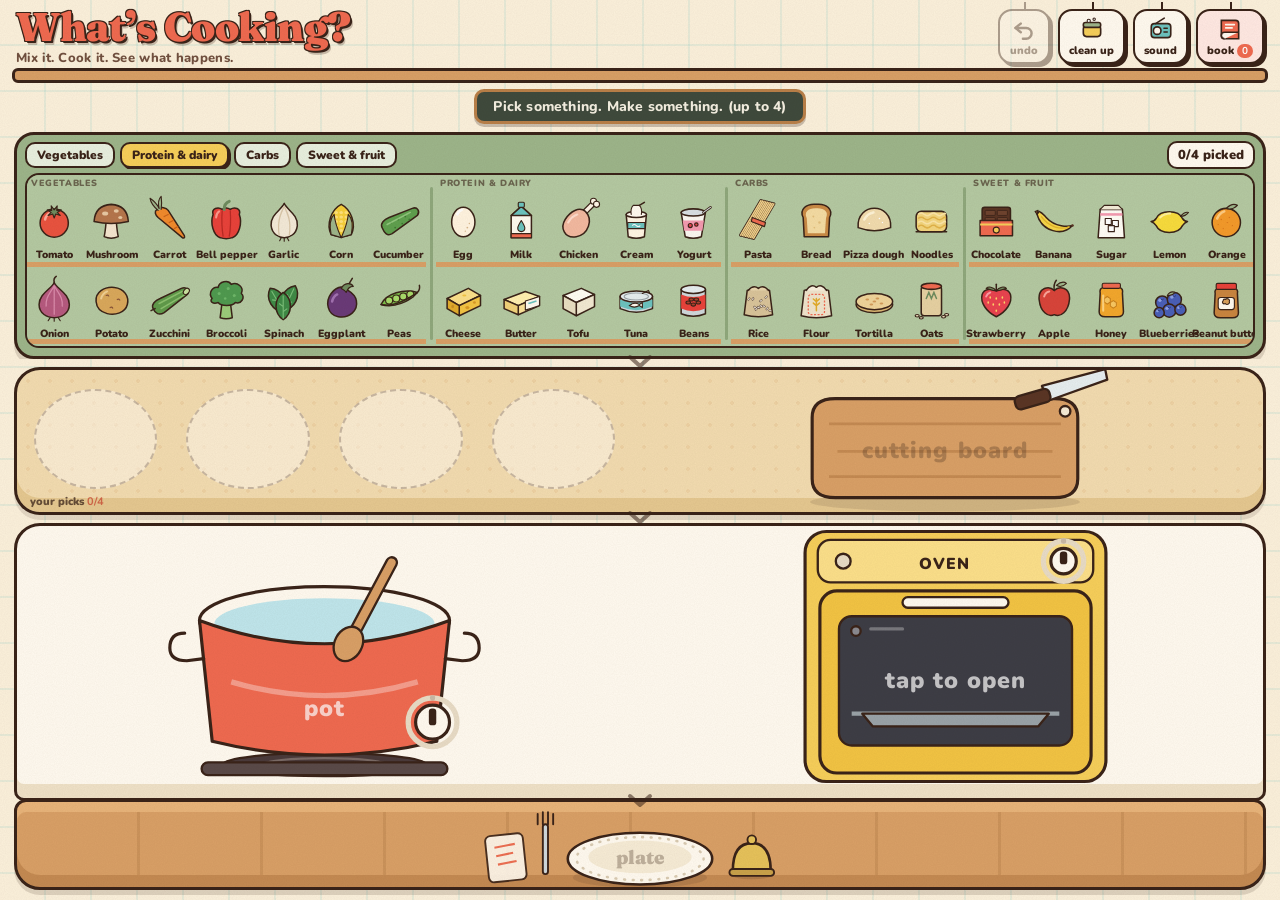
<file: index.html>
<!DOCTYPE html>
<html lang="en">
<head>
  <meta charset="utf-8">
  <meta name="viewport" content="width=device-width, initial-scale=1, viewport-fit=cover, user-scalable=no">
  <meta name="theme-color" content="#fbf1dc">
  <title>What's Cooking? V2.1 — Mix it. Cook it. See what happens.</title>
  <meta name="description" content="An interactive cooking experiment about choices and consequences.">
  <link rel="preconnect" href="https://fonts.googleapis.com">
  <link rel="preconnect" href="https://fonts.gstatic.com" crossorigin>
  <link href="https://fonts.googleapis.com/css2?family=Fraunces:opsz,wght@9..144,700;9..144,900&family=Nunito:wght@600;800;900&display=swap" rel="stylesheet">
  <link rel="icon" href="data:image/svg+xml,%3Csvg xmlns=%22http://www.w3.org/2000/svg%22 viewBox=%220 0 100 100%22%3E%3Cellipse cx=%2250%22 cy=%2258%22 rx=%2240%22 ry=%2228%22 fill=%22%23fffaf0%22 stroke=%22%233a2318%22 stroke-width=%226%22/%3E%3Ccircle cx=%2250%22 cy=%2256%22 r=%2214%22 fill=%22%23f7a823%22 stroke=%22%233a2318%22 stroke-width=%225%22/%3E%3C/svg%3E">
  <link rel="stylesheet" href="css/style.css">
</head>
<body>
  <div id="app">
    <header class="topbar">
      <div class="brand">
        <h1>What’s Cooking?</h1>
        <p class="tagline">Mix it. Cook it. See what happens.</p>
      </div>
      <nav class="tools-bar" aria-label="Kitchen tools">
        <button id="btn-undo" class="hang" aria-label="Undo last action" title="Undo">
          <svg viewBox="0 0 48 48" aria-hidden="true"><path d="M18 14 L8 22 L18 30" fill="none" stroke="currentColor" stroke-width="4.5" stroke-linecap="round" stroke-linejoin="round"/><path d="M9 22 H28 a10 10 0 0 1 0 20 H22" fill="none" stroke="currentColor" stroke-width="4.5" stroke-linecap="round"/></svg>
          <span>undo</span>
        </button>
        <button id="btn-restart" class="hang" aria-label="Clean up and restart" title="Clean up">
          <svg viewBox="0 0 48 48" aria-hidden="true"><rect x="8" y="18" width="32" height="20" rx="6" fill="#f6cf5a" stroke="#3a2318" stroke-width="3"/><rect x="8" y="12" width="32" height="9" rx="4" fill="#9db58a" stroke="#3a2318" stroke-width="3"/><circle cx="18" cy="9" r="3" fill="#fff" stroke="#3a2318" stroke-width="2"/><circle cx="28" cy="6" r="2.2" fill="#fff" stroke="#3a2318" stroke-width="2"/></svg>
          <span>clean up</span>
        </button>
        <button id="btn-sound" class="hang" aria-label="Sound on" aria-pressed="true" title="Sound">
          <svg viewBox="0 0 48 48" aria-hidden="true"><rect x="6" y="14" width="36" height="26" rx="6" fill="#6cc3bf" stroke="#3a2318" stroke-width="3"/><circle cx="17" cy="27" r="7" fill="#fffaf0" stroke="#3a2318" stroke-width="3"/><rect x="28" y="21" width="9" height="3" rx="1.5" fill="#3a2318"/><rect x="28" y="28" width="9" height="3" rx="1.5" fill="#3a2318"/><path d="M14 14 L30 4" stroke="#3a2318" stroke-width="3" stroke-linecap="round"/><path class="mute-x" d="M4 6 L44 44" stroke="#ef6a50" stroke-width="5" stroke-linecap="round"/></svg>
          <span>sound</span>
        </button>
        <button id="btn-book" class="hang book" aria-label="Open the recipe book" title="Recipe book">
          <svg viewBox="0 0 48 48" aria-hidden="true"><path d="M8 8 h26 a6 6 0 0 1 6 6 v28 h-26 a6 6 0 0 1 -6 -6Z" fill="#ef6a50" stroke="#3a2318" stroke-width="3"/><path d="M14 42 a6 6 0 0 1 0 -12 h26" fill="#fffaf0" stroke="#3a2318" stroke-width="3"/><path d="M16 16 h16 M16 22 h12" stroke="#fffaf0" stroke-width="3" stroke-linecap="round"/></svg>
          <span>book <b id="book-count">0</b></span>
        </button>
      </nav>
    </header>

    <main id="kitchen" aria-label="Kitchen">
      <div class="deco deco-counter" aria-hidden="true"></div>
      <div class="deco deco-stove" aria-hidden="true"></div>
      <div class="deco deco-serve" aria-hidden="true"></div>
      <div class="deco flow flow-1" aria-hidden="true"></div>
      <div class="deco flow flow-2" aria-hidden="true"></div>
      <div class="deco flow flow-3" aria-hidden="true"></div>

      <section id="st-cabinet" class="cabinet" data-drop="pantry" aria-label="Ingredient cabinet — tap to pick or put back, up to four"><div class="art"></div></section>

      <section id="st-counter" class="station counter" data-drop="counter" aria-label="Your picks (up to 4)"><div class="art"></div></section>
      <section id="st-board" class="station" data-drop="board" aria-label="Cutting board — tap or swipe to chop"><div class="art"></div></section>

      <section id="st-pot" class="station vessel" data-drop="pot" data-stir="pot" aria-label="Pot on the stove — stir in circles, turn the knob to cook"><div class="art"></div></section>
      <section id="st-oven" class="station vessel" data-drop="oven" data-stir="oven" aria-label="Oven — tap the door to open or close, turn the dial to bake"><div class="art"></div></section>

      <section id="st-serve" class="station serve" data-drop="serve" aria-label="Serving area — move the cooked food onto the plate"><div class="art"></div></section>

      <div id="hint" class="hint" aria-live="polite">Pick something. Make something.</div>
      <div id="note" class="recipe-note" hidden></div>
    </main>

    <div id="toast" class="toast" role="status" aria-live="polite"></div>

    <section id="result" class="overlay" hidden aria-modal="true" role="dialog" aria-labelledby="res-name">
      <div class="result-card">
        <div class="res-badge" id="res-badge"></div>
        <div class="res-stage" id="res-stage"></div>
        <h2 id="res-name"></h2>
        <p class="res-desc" id="res-desc"></p>
        <p class="res-why" id="res-why"></p>
        <div class="res-facts" id="res-facts"></div>
        <div class="res-actions">
          <button id="res-save" class="btn">Save discovery</button>
          <button id="res-again" class="btn primary">Cook again</button>
          <button id="res-recreate" class="btn">Recreate recipe</button>
        </div>
      </div>
    </section>

    <section id="book" class="overlay" hidden aria-modal="true" role="dialog" aria-labelledby="book-title">
      <div class="book-card">
        <header class="book-head">
          <h2 id="book-title">Recipe Book</h2>
          <p id="book-progress"></p>
          <button class="close" id="book-close" aria-label="Close the book">×</button>
        </header>
        <div class="book-body" id="book-body"></div>
      </div>
    </section>
  </div>

  <div id="ghost" class="ghost" aria-hidden="true"></div>

  <script src="js/core/util.js"></script>
  <script src="js/data/ingredients.js"></script>
  <script src="js/data/methods.js"></script>
  <script src="js/data/recipes.js"></script>
  <script src="js/engine/engine.js"></script>
  <script src="js/engine/state.js"></script>
  <script src="js/services/storage.js"></script>
  <script src="js/services/audio.js"></script>
  <script src="js/ui/ingredient-art.js"></script>
  <script src="js/ui/dish-art.js"></script>
  <script src="js/ui/render.js"></script>
  <script src="js/ui/fx.js"></script>
  <script src="js/ui/book.js"></script>
  <script src="js/ui/result.js"></script>
  <script src="js/ui/input.js"></script>
  <script src="js/main.js"></script>
</body>
</html>
</file>
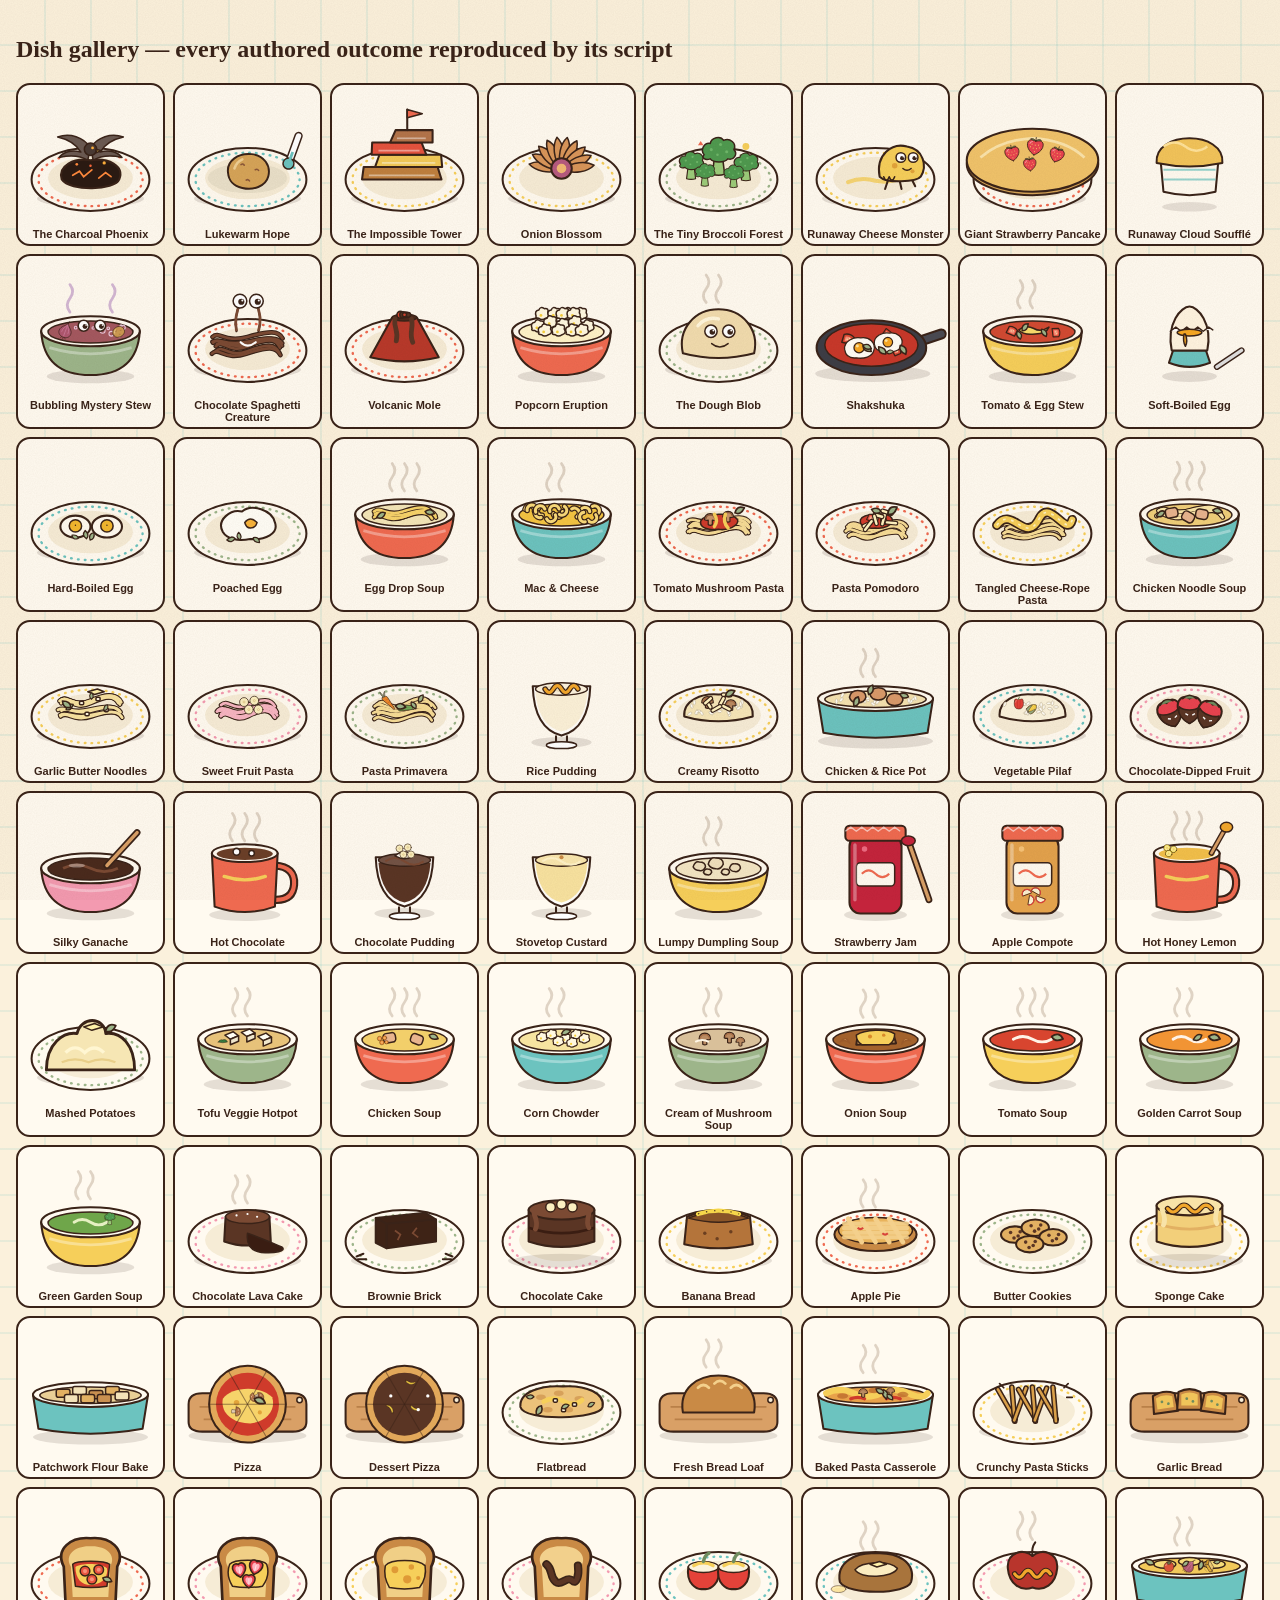
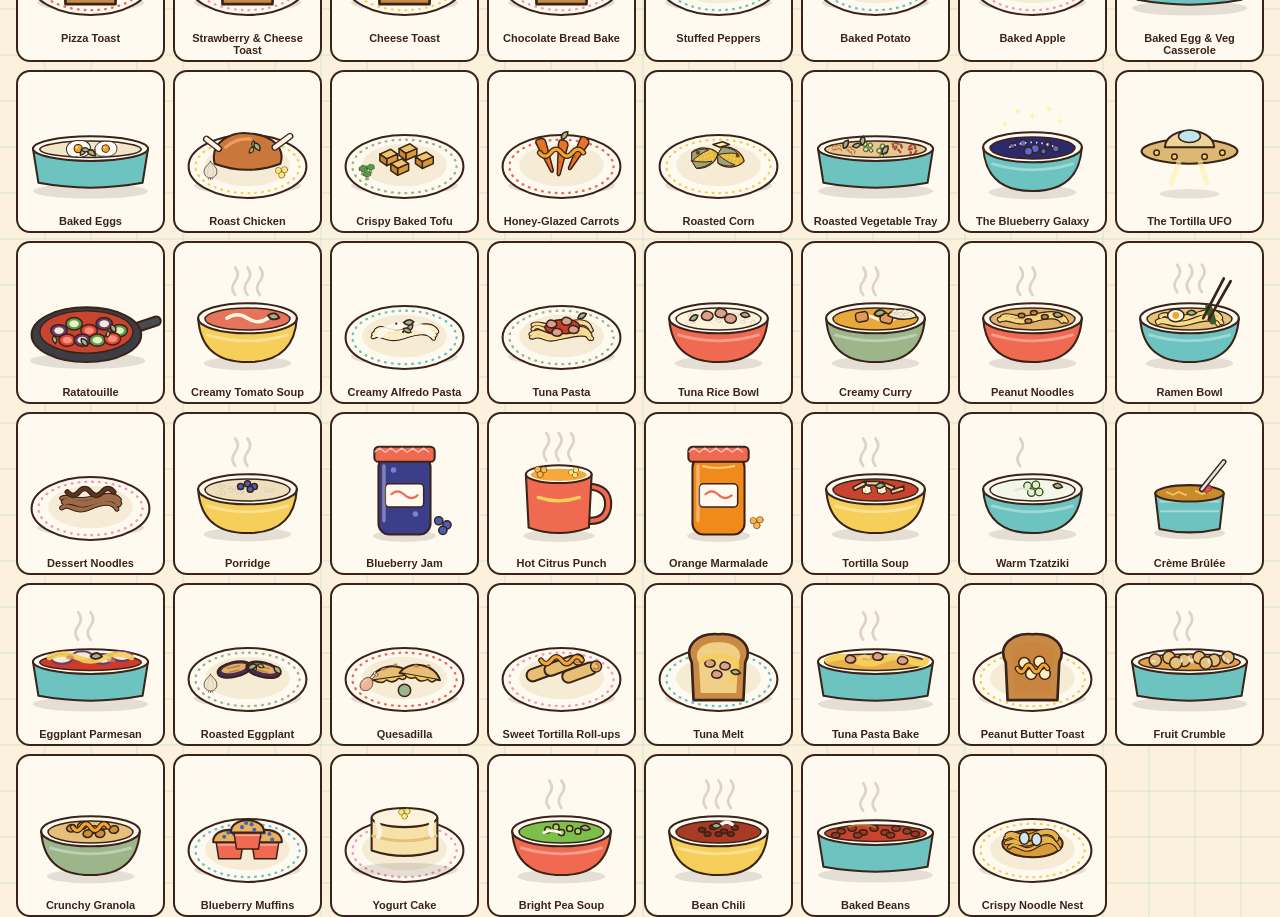
<file: tests/gallery.html>
<!DOCTYPE html>
<html><head><meta charset="utf-8"><title>What's Cooking? — dish gallery (dev)</title>
<link rel="stylesheet" href="../css/style.css">
<style>body{overflow:auto;padding:16px} .g{display:grid;grid-template-columns:repeat(8,1fr);gap:8px} .c{border:2px solid #3a2318;border-radius:14px;background:#fffaf0;padding:4px;text-align:center;font:800 11px sans-serif} .c svg{width:100%;height:auto} .bad{background:#ffd9d1}</style></head>
<body><h2 style="font-family:Georgia">Dish gallery — every authored outcome reproduced by its script</h2><div class="g" id="g"></div>
<script src="../js/core/util.js"></script><script src="../js/data/ingredients.js"></script><script src="../js/data/methods.js"></script>
<script src="../js/data/recipes.js"></script><script src="../js/engine/engine.js"></script><script src="../js/engine/state.js"></script>
<script src="../js/ui/ingredient-art.js"></script><script src="../js/ui/dish-art.js"></script><script src="solutions.js"></script>
<script>
const out=[]; let html='';
for (const id of Object.keys(WC.OUTCOMES)) {
  const r = WC_TEST.run(WC, WC_TEST.SOL[id]);
  const f = WC.State.st.served && WC.State.st.served.facts;
  const ok = r.outcome === id;
  out.push({id, got:r.outcome, ok});
  html += `<div class="c ${ok?'':'bad'}" data-id="${id}">${f?WC.dishSVG(r.outcome,f,'still'):''}<div>${WC.OUTCOMES[id].name}</div></div>`;
}
document.getElementById('g').innerHTML = html;
window.GALLERY = out;
</script></body></html>
</file>
<file: css/style.css>
/* WHAT'S COOKING? V1 — illustrated kitchen styles */
:root {
  --cream: #fbf1dc; --cream2: #f4e3c3; --paper: #fffaf0;
  --coral: #ef6a50; --coral-dk: #c9452f; --butter: #f6cf5a; --sage: #9db58a; --sage-dk: #6f8c5e;
  --turq: #6cc3bf; --turq-dk: #3f9a96; --choco: #5a3524; --ink: #3a2318; --pink: #f39ab0;
  --display: 'Fraunces', 'Cooper Black', 'Georgia', serif;
  --ui: 'Nunito', ui-rounded, 'SF Pro Rounded', 'Segoe UI', system-ui, sans-serif;
  --r: 22px;
}
* { box-sizing: border-box; }
html, body { margin: 0; height: 100%; }
body {
  font-family: var(--ui); color: var(--ink); background: var(--cream);
  -webkit-user-select: none; user-select: none; -webkit-tap-highlight-color: transparent;
  overflow: hidden; overscroll-behavior: none;
  background-image:
    linear-gradient(rgba(108, 195, 191, .14) 2px, transparent 2px),
    linear-gradient(90deg, rgba(108, 195, 191, .14) 2px, transparent 2px);
  background-size: 46px 46px; background-position: -2px -2px;
}
body::after { /* soft paper grain */
  content: ''; position: fixed; inset: 0; pointer-events: none; z-index: 200; opacity: .22; mix-blend-mode: multiply;
  background-image: url("data:image/svg+xml,%3Csvg xmlns='http://www.w3.org/2000/svg' width='160' height='160'%3E%3Cfilter id='n'%3E%3CfeTurbulence type='fractalNoise' baseFrequency='.9' numOctaves='2' stitchTiles='stitch'/%3E%3CfeColorMatrix values='0 0 0 0 .23 0 0 0 0 .14 0 0 0 0 .09 0 0 0 .35 0'/%3E%3C/filter%3E%3Crect width='160' height='160' filter='url(%23n)'/%3E%3C/svg%3E");
}
button { font-family: inherit; color: inherit; }

#app { height: 100vh; height: 100dvh; display: grid; grid-template-rows: auto 1fr; max-width: 1500px; margin: 0 auto; }

/* ---------- top shelf ---------- */
.topbar {
  display: flex; align-items: center; justify-content: space-between; gap: 10px;
  padding: max(8px, env(safe-area-inset-top)) 16px 6px; position: relative;
}
.topbar::after { content: ''; position: absolute; left: 12px; right: 12px; bottom: 0; height: 9px; border: 3px solid var(--ink); border-radius: 6px; background: #d9a066; }
.brand { padding-bottom: 10px; }
.brand h1 {
  font-family: var(--display); font-weight: 900; margin: 0; line-height: .95; letter-spacing: -.5px;
  font-size: clamp(24px, 3.4vw, 40px); color: var(--coral);
  text-shadow: 2px 2px 0 var(--ink), -1px -1px 0 var(--ink), 1px -1px 0 var(--ink), -1px 1px 0 var(--ink), 3px 4px 0 rgba(58, 35, 24, .25);
}
.tagline { margin: 3px 0 0; font-weight: 800; font-size: 13px; letter-spacing: .3px; color: var(--choco); opacity: .85; }
.tools-bar { display: flex; gap: 8px; padding-bottom: 12px; }
.hang {
  display: flex; flex-direction: column; align-items: center; gap: 1px; cursor: pointer;
  background: var(--paper); border: 2.5px solid var(--ink); border-radius: 14px; padding: 5px 9px 4px; min-width: 52px;
  box-shadow: 3px 3px 0 var(--ink); transition: transform .12s, box-shadow .12s; position: relative;
}
.hang::before { content: ''; position: absolute; top: -9px; left: 50%; width: 2px; height: 8px; background: var(--ink); }
.hang svg { width: 26px; height: 26px; color: var(--ink); }
.hang span { font-size: 11px; font-weight: 900; text-transform: lowercase; }
.hang b { background: var(--coral); color: #fff; border-radius: 9px; padding: 0 5px; font-size: 10px; }
.hang:hover { transform: translate(-1px, -1px) rotate(-2deg); box-shadow: 4px 4px 0 var(--ink); }
.hang:active { transform: translate(2px, 2px); box-shadow: 1px 1px 0 var(--ink); }
.hang:disabled { opacity: .4; cursor: default; transform: none; }
.hang .mute-x { opacity: 0; }
.hang.muted .mute-x { opacity: 1; }
.hang.book { background: #ffe9e3; }

/* ---------- kitchen grid (V2.1: cabinet → prep → pot & oven → serving) ---------- */
#kitchen {
  position: relative; display: grid; column-gap: 10px; row-gap: 8px; padding: 6px 14px max(10px, env(safe-area-inset-bottom));
  min-height: 0; touch-action: none;
  grid-template-columns: 1fr 1fr;
  grid-template-rows: auto minmax(200px, 1.2fr) minmax(124px, 0.78fr) minmax(200px, 1.4fr) minmax(84px, 0.5fr);
  grid-template-areas:
    "hint    hint"
    "cabinet cabinet"
    "counter board"
    "pot     oven"
    "serve   serve";
}
#st-cabinet { grid-area: cabinet; } #st-counter { grid-area: counter; } #st-board { grid-area: board; }
#st-pot { grid-area: pot; } #st-oven { grid-area: oven; } #st-serve { grid-area: serve; } .hint { grid-area: hint; }

.deco { pointer-events: none; z-index: 0; }
.deco-counter {
  grid-column: counter-start / board-end; grid-row: counter-start / counter-end;
  background: #f2dcb0; border: 3px solid var(--ink); border-radius: 26px;
  box-shadow: inset 0 -14px 0 #e5c890, 0 5px 0 rgba(58, 35, 24, .12);
  background-image: radial-gradient(rgba(201, 138, 69, .12) 2px, transparent 2px); background-size: 22px 22px;
}
.deco-stove {
  grid-column: pot-start / oven-end; grid-row: pot-start / pot-end; margin-bottom: -14px;
  background: var(--paper); border: 3px solid var(--ink); border-radius: 26px 26px 10px 10px;
  box-shadow: inset 0 -14px 0 #efe2c8;
}
.deco-serve {
  grid-column: serve-start / serve-end; grid-row: serve-start / serve-end; margin-top: 4px;
  background: #d9a066; border: 3px solid var(--ink); border-radius: 12px 12px 26px 26px;
  box-shadow: inset 0 10px 0 #e8b47a, inset 0 -12px 0 #c48a52, 0 5px 0 rgba(58, 35, 24, .15);
  background-image: repeating-linear-gradient(90deg, transparent 0 120px, rgba(140, 90, 40, .18) 120px 123px);
}
/* little arrows that link the stages: cabinet ↓ prep ↓ stations ↓ plate */
.flow { z-index: 3; justify-self: center; align-self: start; width: 26px; height: 16px; margin-top: -13px; opacity: .55;
  background: no-repeat center/contain url("data:image/svg+xml,%3Csvg xmlns='http://www.w3.org/2000/svg' viewBox='0 0 26 16'%3E%3Cpath d='M3 3 L13 12 L23 3' fill='none' stroke='%233a2318' stroke-width='4' stroke-linecap='round' stroke-linejoin='round'/%3E%3C/svg%3E"); }
.flow-1 { grid-column: 1 / -1; grid-row: counter-start; }
.flow-2 { grid-column: 1 / -1; grid-row: pot-start; }
.flow-3 { grid-column: 1 / -1; grid-row: serve-start; margin-top: -2px; }

/* ---------- the ingredient cabinet ---------- */
.cabinet { position: relative; z-index: 2; min-width: 0; min-height: 0; overflow: hidden; }
.cabinet > .art { height: 100%; min-height: 0; }
.cab-frame {
  height: 100%; display: flex; flex-direction: column; gap: 4px; padding: 6px 8px 8px;
  background: var(--sage); border: 3px solid var(--ink); border-radius: 20px; box-shadow: 0 6px 0 rgba(58, 35, 24, .15);
}
.cab-tabs { display: flex; gap: 5px; align-items: center; overflow-x: auto; scrollbar-width: none; flex: 0 0 auto; }
.cab-tabs::-webkit-scrollbar { display: none; }
.cab-tab { flex: 0 0 auto; border: 2px solid var(--ink); border-radius: 10px; background: #e8f0df; font-weight: 900; font-size: 12px; padding: 2px 10px; cursor: pointer; min-height: 26px; }
.cab-tab:hover { background: #fff6dc; }
.cab-tab.on { background: var(--butter); box-shadow: 2px 2px 0 var(--ink); }
.cab-count { margin-left: auto; flex: 0 0 auto; font-weight: 900; font-size: 13px; background: var(--paper); border: 2px solid var(--ink); border-radius: 10px; padding: 3px 9px; }
.cab-count.full { background: var(--coral); color: #fff; }
.shelf {
  flex: 1; min-height: 0; display: flex; gap: 10px; overflow-x: auto; overflow-y: hidden; touch-action: pan-x; overscroll-behavior-x: contain;
  background: #b4c9a2; border: 2.5px solid var(--ink); border-radius: 14px; padding: 4px 8px 2px; scroll-snap-type: x proximity;
  scrollbar-width: thin; scrollbar-color: var(--sage-dk) transparent;
}
.shelf-group { position: relative; flex: var(--cols) 0 calc(var(--cols) * 57px); display: flex; flex-direction: column; min-height: 0; scroll-snap-align: start; padding-top: 10px; border-radius: 10px; }
.shelf-group + .shelf-group::before { content: ''; position: absolute; left: -6px; top: 8px; bottom: 4px; width: 3px; border-radius: 2px; background: #8fa87c; }
.shelf-group.flash { animation: grpFlash .7s ease-out; }
@keyframes grpFlash { 30% { background: rgba(255, 250, 240, .7); } }
.shelf-tag { position: absolute; top: -2px; left: 4px; font-size: 9px; font-weight: 900; text-transform: uppercase; letter-spacing: .6px; opacity: .6; }
.shelf-items {
  flex: 1; min-height: 0; display: grid; grid-auto-flow: column; grid-template-rows: repeat(2, minmax(0, 1fr)); grid-template-columns: repeat(var(--cols), minmax(54px, 1fr)); gap: 2px 3px;
  background: repeating-linear-gradient(to bottom, transparent 0 calc(50% - 4px), #d9a066 calc(50% - 4px) calc(50% + 1px), transparent calc(50% + 1px) calc(100% - 5px), #d9a066 calc(100% - 5px) 100%);
}
.pantry-item {
  position: relative; border: 0; background: transparent; cursor: grab; display: flex; flex-direction: column; align-items: center; justify-content: flex-end;
  padding: 0 2px 5px; min-height: 0; border-radius: 10px; touch-action: pan-x;
}
.pantry-item svg { width: 100%; flex: 1 1 0; height: 0; min-height: 0; transition: transform .15s; }
.pantry-item span { font-size: 10.5px; font-weight: 900; line-height: 1; white-space: nowrap; }
@media (hover: hover) { .pantry-item:hover svg { transform: translateY(-4px) rotate(-4deg) scale(1.06); } }
.pantry-item:active svg, .pantry-item.pressed svg { animation: press .25s; }
@keyframes press { 40% { transform: scale(.86) translateY(3px); } }
.pantry-item.picked { background: rgba(255, 250, 240, .75); box-shadow: inset 0 0 0 2.5px var(--coral); }
.pantry-item.cooking { background: rgba(255, 250, 240, .5); opacity: .7; }
.pantry-item.full { opacity: .55; }
.pantry-item .tick { position: absolute; top: 1px; right: 3px; width: 19px; height: 19px; border-radius: 50%; background: var(--coral); color: #fff; font-style: normal; font-weight: 900; font-size: 12px; line-height: 17px; text-align: center; border: 2px solid var(--ink); }
.cabinet.can-drop .shelf { box-shadow: 0 0 0 3px var(--coral) inset; }
.cabinet.drop-hover .shelf { background: #f6d9cf; }

/* counter label & unpick */
.counter-label { position: absolute; left: 16px; bottom: 6px; font-size: 11px; font-weight: 900; opacity: .75; }
.counter-label b { color: var(--coral-dk); }
.item .unpick { position: absolute; top: 2px; right: 2px; width: 24px; height: 24px; border-radius: 50%; background: var(--paper); border: 2px solid var(--ink); font-weight: 900; font-size: 15px; line-height: 19px; text-align: center; cursor: pointer; }
.item.cuttable::after { content: '✂'; position: absolute; left: 4px; top: 2px; font-size: 13px; opacity: .55; }
.knob-label { font: 900 13px var(--ui); fill: var(--ink); opacity: .7; }
.door-label { font: 900 13px var(--ui); fill: #fffaf0; letter-spacing: .5px; }
.tab-label.light { fill: #fff; font-size: 13px; }
.oven-door { cursor: pointer; }
.station.chosen { background: rgba(255, 255, 255, .25); }

.station {
  position: relative; z-index: 1; min-width: 0; min-height: 0; display: flex; align-items: center; justify-content: center;
  border-radius: var(--r); cursor: pointer; transition: background .2s, box-shadow .2s, opacity .3s, filter .3s; outline: none;
}
.station .art { width: 100%; height: 100%; display: flex; align-items: center; justify-content: center; min-height: 0; }
.station .art > svg { width: 100%; height: 100%; overflow: visible; display: block; }
@media (hover: hover) { .station:hover { background: rgba(255, 255, 255, .32); } }
.station:focus-visible { box-shadow: 0 0 0 3px var(--turq-dk); }

.station.locked { opacity: .42; filter: saturate(.4); }
.station.hot .art > svg { filter: drop-shadow(0 0 10px rgba(255, 140, 60, .35)); }

/* drop targets */
body.targeting .station.can-drop { background: rgba(255, 255, 255, .55); box-shadow: 0 0 0 3px var(--coral) inset; animation: breathe 1.2s ease-in-out infinite; }
.station.drop-hover { background: rgba(239, 106, 80, .2) !important; transform: scale(1.03); }
@keyframes breathe { 50% { box-shadow: 0 0 0 5px rgba(239, 106, 80, .6) inset; } }

/* ---------- hint strip ---------- */
.hint {
  justify-self: center; z-index: 2; pointer-events: none;
  background: #3f4a3c; color: #f4f0e2; font-weight: 800; font-size: 14px; letter-spacing: .2px;
  padding: 5px 16px; border-radius: 10px; border: 3px solid #b98048; box-shadow: 0 3px 0 rgba(58, 35, 24, .25);
  max-width: 100%; text-align: center;
}

/* ---------- counter slots ---------- */
#st-counter .art { display: block; position: relative; padding: 4px 8px 18px; }
#st-counter .slots { height: 100%; display: grid; grid-template-columns: repeat(4, 1fr); grid-template-rows: 1fr; gap: 6px; align-items: center; }
.slot { position: relative; height: 100%; min-height: 0; display: flex; align-items: center; justify-content: center; }
.slot::before { content: ''; position: absolute; inset: 14% 8% 6%; border-radius: 50%; border: 2.5px dashed rgba(58, 35, 24, .25); background: rgba(255, 250, 240, .5); }
.item { position: relative; width: 100%; height: 100%; max-width: 110px; display: flex; align-items: center; justify-content: center; cursor: grab; transition: transform .15s; touch-action: none; }
.item svg { width: 100%; height: 100%; filter: drop-shadow(0 4px 0 rgba(58, 35, 24, .15)); }
.item:hover { transform: translateY(-3px) rotate(-3deg); }
.item.selected { transform: translateY(-6px) scale(1.08); }
.item.selected svg { filter: drop-shadow(0 0 0 var(--coral)) drop-shadow(0 0 6px var(--coral)); }
.item.lifted, g.lifted { opacity: .3; }

/* ---------- svg text ---------- */
.ghost-label { font: 900 22px var(--ui); fill: rgba(58, 35, 24, .28); letter-spacing: 1px; }
.ghost-label.light { fill: rgba(255, 255, 255, .7); }
.tap-hint { font: 900 13px var(--ui); fill: var(--coral-dk); animation: hop .8s ease-in-out infinite; }
.tab-label { font: 900 11px var(--ui); fill: var(--ink); }
.serve-label { font: 900 22px var(--display); fill: rgba(58, 35, 24, .3); }
.serve-label.ready { fill: var(--coral); animation: hop 1s ease-in-out infinite; }
.oven-temp { font: 900 15px var(--ui); fill: var(--ink); letter-spacing: 1px; text-transform: uppercase; }
.cue { font: 900 15px var(--ui); paint-order: stroke; stroke: var(--paper); stroke-width: 4px; }
.cue-heating { fill: #c58a12; } .cue-ready { fill: #3f8f3a; } .cue-over { fill: #c9452f; } .cue-burnt { fill: #2b1a12; }
.rim-egg { cursor: pointer; }
.rim-egg .wob { animation: wobble 1s ease-in-out infinite; }
.serveable { filter: drop-shadow(0 0 8px rgba(239, 106, 80, .5)); }
@keyframes hop { 50% { transform: translateY(-3px); } }
@keyframes wobble { 0%, 100% { transform: rotate(-6deg); } 50% { transform: rotate(6deg); } }

/* ---------- live cooking visuals ---------- */
.flame { transform-box: fill-box; transform-origin: 50% 100%; animation: flick .35s ease-in-out infinite alternate; }
@keyframes flick { from { transform: scaleY(.75); } to { transform: scaleY(1.15); } }
.sizzle path { animation: sizz .5s steps(2) infinite; }
@keyframes sizz { 50% { opacity: 0; } }
.bub { transform-box: fill-box; transform-origin: center; animation: bub 1.4s ease-out infinite; }
@keyframes bub { 0% { transform: scale(.2); opacity: 0; } 40% { opacity: 1; } 100% { transform: translateY(-6px) scale(1.2); opacity: 0; } }
.steam { animation: steam 2s ease-out infinite; opacity: 0; }
@keyframes steam { 0% { transform: translateY(8px); opacity: 0; } 30% { opacity: .85; } 100% { transform: translateY(-18px); opacity: 0; } }
.smoke { animation: steam 1.6s ease-out infinite; }
.glow { animation: glow 1.6s ease-in-out infinite; }
@keyframes glow { 50% { opacity: .55; } }
.knob { cursor: pointer; }
.knob:hover > circle:nth-child(4) { fill: #ffe9e3; }
.knob.on:hover > circle:nth-child(4) { fill: var(--coral-dk); }
.utensil { transition: transform .1s; transform-box: view-box; }

/* ---------- station feedback ---------- */
.land .art > svg, .land.art { animation: land .35s cubic-bezier(.3, 1.6, .5, 1); }
@keyframes land { 30% { transform: scale(1.05, .93); } }
.bump .art > svg { animation: land .3s ease-out; }
.shake { animation: shake .4s; }
@keyframes shake { 20%, 60% { transform: translateX(-6px); } 40%, 80% { transform: translateX(6px); } }
@keyframes squash { 40% { transform: scale(1.06, .88); } }
@keyframes tilt { 40% { transform: rotate(-14deg); } }
.ready-pulse { animation: readyPulse .8s ease-out; }
@keyframes readyPulse { 0% { box-shadow: 0 0 0 0 rgba(124, 195, 106, .8); } 100% { box-shadow: 0 0 0 22px rgba(124, 195, 106, 0); } }
.door .oven-door { animation: door .6s ease-in-out; transform-box: fill-box; transform-origin: 50% 100%; }
@keyframes door { 40% { transform: perspective(500px) rotateX(-55deg); } }
.knife { transform-box: fill-box; transform-origin: 90% 50%; }
.knife.chop { animation: chop .2s ease-in; }
@keyframes chop { 50% { transform: translate(-96px, 44px) rotate(-12deg); } }
.knife.ready { animation: hop 1.2s ease-in-out infinite; }
.utensil.swish { animation: swish .3s; }
@keyframes swish { 50% { transform: rotate(-22deg); } }

.fx { position: absolute; inset: 0; pointer-events: none; z-index: 4; display: flex; align-items: center; justify-content: center; }
.fx svg { width: 70%; height: 70%; overflow: visible; }
.fx-crack .shell-l { animation: shellL .7s ease-out forwards; transform-box: fill-box; }
.fx-crack .shell-r { animation: shellR .7s ease-out forwards; transform-box: fill-box; }
.fx-crack .drip { animation: drip .6s ease-in forwards; }
@keyframes shellL { to { transform: translate(-30px, -18px) rotate(-50deg); opacity: 0; } }
@keyframes shellR { to { transform: translate(30px, -18px) rotate(50deg); opacity: 0; } }
@keyframes drip { to { transform: translateY(30px) scale(1.4); opacity: 0; } }
.fx-burst circle, .fx-bits circle, .fx-swirl circle { animation: burst .7s ease-out forwards; }
@keyframes burst { to { transform: translate(var(--x), var(--y)); opacity: 0; } }
.fx-splash .splash { animation: splash .55s ease-out forwards; transform-box: fill-box; transform-origin: 50% 100%; }
@keyframes splash { from { transform: scale(.2); } to { transform: scale(1.3) translateY(-10px); opacity: 0; } }

/* ---------- ghost ---------- */
.ghost { position: fixed; left: 0; top: 0; width: 88px; height: 88px; pointer-events: none; z-index: 150; opacity: 0; }
.ghost.on { opacity: 1; }
.ghost svg { width: 100%; height: 100%; filter: drop-shadow(4px 8px 0 rgba(58, 35, 24, .25)); }
body.dragging, body.dragging * { cursor: grabbing !important; }

/* ---------- toast & note ---------- */
.toast {
  position: fixed; left: 50%; bottom: max(18px, env(safe-area-inset-bottom)); transform: translate(-50%, 30px); opacity: 0; z-index: 160;
  background: var(--ink); color: var(--paper); font-weight: 800; font-size: 14px; padding: 9px 16px; border-radius: 14px; max-width: 90vw; text-align: center;
  transition: transform .25s, opacity .25s; pointer-events: none;
}
.toast.show { transform: translate(-50%, 0); opacity: 1; }
.toast.warn { background: var(--coral-dk); }
.recipe-note {
  position: fixed; right: 12px; top: 74px; width: min(270px, 72vw); max-height: 42vh; overflow: auto; z-index: 40;
  background: #fffbe9; border: 2.5px solid var(--ink); border-radius: 6px 6px 18px 6px; padding: 10px 12px 8px; transform: rotate(1.5deg);
  box-shadow: 4px 5px 0 rgba(58, 35, 24, .25); font-size: 13px; font-weight: 700;
  background-image: repeating-linear-gradient(transparent 0 21px, rgba(108, 195, 191, .35) 21px 22px);
}
.recipe-note h4 { margin: 0 0 4px; font-family: var(--display); font-size: 17px; color: var(--coral-dk); }
.recipe-note ol { margin: 0; padding-left: 18px; }
.recipe-note .close { position: absolute; top: 4px; right: 6px; }
.close { border: 0; background: transparent; font-size: 26px; font-weight: 900; line-height: 1; cursor: pointer; padding: 2px 8px; }

/* ---------- overlays ---------- */
.overlay { position: fixed; inset: 0; z-index: 120; display: flex; align-items: center; justify-content: center; padding: 14px;
  background: rgba(58, 35, 24, .5); backdrop-filter: blur(3px); -webkit-backdrop-filter: blur(3px); animation: fadeIn .25s; }
.overlay[hidden] { display: none; }
@keyframes fadeIn { from { opacity: 0; } }
.result-card, .book-card {
  background: var(--paper); border: 3px solid var(--ink); border-radius: 28px; box-shadow: 6px 8px 0 rgba(58, 35, 24, .35);
  width: 100%; max-height: 100%; overflow: auto; -webkit-overflow-scrolling: touch; touch-action: pan-y; user-select: text;
}
.result-card { max-width: 520px; padding: 14px 20px 18px; text-align: center; animation: cardIn .45s cubic-bezier(.3, 1.4, .5, 1); }
@keyframes cardIn { from { transform: translateY(40px) scale(.9); opacity: 0; } }
.res-badge { display: flex; gap: 6px; justify-content: center; flex-wrap: wrap; }
.res-badge .new { background: var(--coral); color: #fff; font-weight: 900; padding: 3px 10px; border-radius: 99px; border: 2px solid var(--ink); animation: hop 1s infinite; }
.res-badge .again { background: var(--cream2); font-weight: 900; padding: 3px 10px; border-radius: 99px; border: 2px solid var(--ink); }
.type-tag { font-weight: 900; font-size: 12px; padding: 4px 10px; border-radius: 99px; border: 2px solid var(--ink); }
.type-tag.familiar { background: #d9f0ee; } .type-tag.improv { background: #e8e0f4; } .type-tag.unusual { background: #fdeeb8; } .type-tag.surreal { background: #ffd9d1; }
.res-stage { height: min(300px, 36vh); display: flex; justify-content: center; margin: 2px 0 0; }
.res-stage svg { height: 100%; width: auto; overflow: visible; }
.result-card h2 { font-family: var(--display); font-weight: 900; font-size: clamp(26px, 6vw, 36px); margin: 0 0 4px; line-height: 1; }
.res-desc { margin: 0 0 6px; font-weight: 800; font-size: 16px; }
.res-why { margin: 0 auto 10px; font-size: 14px; max-width: 420px; padding: 6px 10px; background: #eef6f5; border-radius: 12px; border: 2px dashed var(--turq-dk); }
.res-why::before { content: 'Why? '; font-weight: 900; color: var(--turq-dk); }
.res-method { margin: 6px 0; font-weight: 900; font-size: 14px; }
.ing-row { display: flex; gap: 6px; justify-content: center; flex-wrap: wrap; }
.ing-chip { display: flex; align-items: center; gap: 4px; background: var(--cream); border: 2px solid var(--ink); border-radius: 99px; padding: 2px 10px 2px 3px; font-size: 13px; font-weight: 800; }
.ing-chip svg { width: 28px; height: 28px; }
.ing-chip em { font-style: normal; }
.steps { text-align: left; margin: 6px auto 0; padding-left: 22px; font-size: 14px; max-width: 400px; }
.steps.small { font-size: 13px; opacity: .85; }
.res-actions { display: flex; gap: 8px; justify-content: center; flex-wrap: wrap; margin-top: 14px; }
.btn { font-weight: 900; font-size: 15px; padding: 10px 16px; border-radius: 14px; border: 2.5px solid var(--ink); background: var(--paper); box-shadow: 3px 3px 0 var(--ink); cursor: pointer; min-height: 44px; }
.btn.primary { background: var(--coral); color: #fff; }
.btn.done { background: #d9f0ee; }
.btn:active { transform: translate(2px, 2px); box-shadow: 1px 1px 0 var(--ink); }

/* book */
.book-card { max-width: 940px; height: 100%; display: flex; flex-direction: column; overflow: hidden;
  background-image: linear-gradient(90deg, transparent 22px, rgba(239, 106, 80, .3) 22px 24px, transparent 24px); }
.book-head { position: relative; padding: 14px 52px 6px 36px; border-bottom: 3px solid var(--ink); background: #ffe9e3; }
.book-head h2 { font-family: var(--display); font-weight: 900; margin: 0; font-size: 28px; color: var(--coral-dk); }
.book-head p { margin: 2px 0 0; font-weight: 800; font-size: 14px; }
.book-head .close { position: absolute; right: 10px; top: 10px; }
.book-body { flex: 1; overflow: auto; padding: 8px 18px 22px 36px; -webkit-overflow-scrolling: touch; }
.book-group { font-family: var(--display); font-size: 20px; margin: 14px 0 6px; }
.book-group small { font-family: var(--ui); font-size: 13px; opacity: .7; }
.book-grid { display: grid; grid-template-columns: repeat(auto-fill, minmax(118px, 1fr)); gap: 10px; }
.book-entry { border: 2.5px solid var(--ink); border-radius: 18px; background: var(--cream); padding: 6px 6px 8px; display: flex; flex-direction: column; align-items: center; cursor: pointer; text-align: center; }
.book-entry .thumb { width: 100%; height: auto; aspect-ratio: 1; }
.book-entry.familiar { background: #e9f6f4; } .book-entry.improv { background: #f1ecf8; } .book-entry.unusual { background: #fdf3cf; } .book-entry.surreal { background: #ffe5df; }
.book-entry.locked { cursor: default; color: rgba(58, 35, 24, .22); border-style: dashed; background: rgba(255, 250, 240, .5); }
.book-entry .q { font: 900 60px var(--display); fill: rgba(58, 35, 24, .22); }
.be-name { font-weight: 900; font-size: 13px; line-height: 1.15; }
.book-entry:not(.locked):hover { transform: rotate(-1.5deg) translateY(-2px); box-shadow: 3px 3px 0 var(--ink); }
.book-empty { font-weight: 800; background: #fdf3cf; border: 2px dashed var(--ink); border-radius: 14px; padding: 10px 14px; }
.book-detail { display: grid; grid-template-columns: minmax(200px, 1fr) 1.2fr; gap: 18px; align-items: start; padding-top: 8px; }
.book-detail .back { grid-column: 1 / -1; justify-self: start; border: 0; background: transparent; font-weight: 900; font-size: 15px; cursor: pointer; padding: 4px 0; color: var(--coral-dk); }
.bd-art svg { width: 100%; height: auto; }
.bd-text h3 { font-family: var(--display); font-size: 30px; margin: 8px 0 4px; line-height: 1; }
.bd-text h4 { margin: 12px 0 4px; font-size: 14px; text-transform: uppercase; letter-spacing: .6px; }
.bd-text .ing-row { justify-content: flex-start; }
.bd-desc { font-weight: 800; margin: 0; }
.bd-why { font-size: 14px; background: #eef6f5; border-radius: 10px; padding: 6px 10px; }
.bd-meta { font-size: 12px; opacity: .65; }

/* ---------- dish reveal animations ---------- */
.dish { overflow: visible; }
.dish.big { animation: dishIn .6s cubic-bezier(.3, 1.6, .5, 1) both; transform-origin: 50% 70%; }
@keyframes dishIn { from { transform: scale(.3) translateY(30px); opacity: 0; } }
.dish .wig { animation: wig 1.1s ease-in-out infinite; transform-box: fill-box; transform-origin: 50% 80%; }
@keyframes wig { 0%, 100% { transform: rotate(-3deg) scaleX(1); } 50% { transform: rotate(3deg) scaleX(1.04); } }
.dish .blink { animation: blink 3s infinite; transform-box: fill-box; transform-origin: center; }
@keyframes blink { 0%, 44%, 50%, 100% { transform: scaleY(1); } 47% { transform: scaleY(.1); } }
.anim-grow .growee { animation: grow 1.6s cubic-bezier(.3, 1.4, .5, 1) .3s both; transform-origin: 100px 140px; transform-box: view-box; }
@keyframes grow { from { transform: scale(.55); } to { transform: scale(1.18); } }
.anim-float .floater { animation: rise 1s ease-out .3s both, bob 2.2s ease-in-out 1.3s infinite; }
@keyframes rise { from { transform: translateY(20px); } to { transform: translateY(-16px); } }
@keyframes bob { 0%, 100% { transform: translateY(-16px); } 50% { transform: translateY(-26px); } }
.anim-erupt .erupt circle { animation: erupt 1.2s ease-out infinite; transform-box: fill-box; }
@keyframes erupt { 0% { transform: translate(0, 0); opacity: 1; } 100% { transform: translate(var(--dx), -70px); opacity: 0; } }
.anim-escape .runner { animation: escape 2.4s ease-in-out .4s infinite; }
@keyframes escape { 0% { transform: translateX(0); } 45% { transform: translateX(46px) rotate(4deg); } 55% { transform: translateX(46px) rotate(-4deg); } 100% { transform: translateX(0); } }
.anim-unfurl .petal { animation: unfurl .8s cubic-bezier(.3, 1.5, .5, 1) both; }
@keyframes unfurl { from { transform: scale(.1) rotate(-60deg); opacity: 0; } }
.anim-stack .layer { animation: stack .5s cubic-bezier(.3, 1.6, .5, 1) both; }
@keyframes stack { from { transform: translateY(-90px); opacity: 0; } }
.anim-phoenix .phoenix-bird { animation: phoenix 1.6s ease-out .4s both, flap .5s ease-in-out 2s infinite; transform-box: view-box; transform-origin: 100px 90px; }
@keyframes phoenix { from { transform: translateY(40px) scale(.2); opacity: 0; } to { transform: translateY(-8px); opacity: 1; } }
@keyframes flap { 0%, 100% { transform: translateY(-8px) scaleX(1); } 50% { transform: translateY(-14px) scaleX(.8); } }
.ember { animation: ember 1.8s ease-out infinite; }
@keyframes ember { to { transform: translateY(-50px); opacity: 0; } }
.anim-thud { animation: thud .7s cubic-bezier(.5, 0, .7, 1.4) both !important; }
@keyframes thud { 0% { transform: translateY(-120px); opacity: 0; } 70% { transform: translateY(6px) scaleY(.94); opacity: 1; } 100% { transform: none; } }
.thud { animation: fadeIn .2s .6s both; }
.anim-flip { animation: flip .8s cubic-bezier(.3, 1.4, .5, 1) both !important; }
@keyframes flip { from { transform: perspective(500px) rotateX(-180deg) scale(.5); opacity: 0; } }
.dish .drip { animation: dripLoop 2.4s ease-in-out infinite; transform-box: fill-box; transform-origin: top; }
@keyframes dripLoop { 50% { transform: scaleY(1.25); } }
.dish.still *, .dish.still { animation: none !important; }
.dish.still .steam { opacity: .6; }

/* ---------- compact / phone portrait ---------- */
@media (max-width: 899px) and (orientation: portrait), (max-width: 639px) {
  .topbar { padding: max(6px, env(safe-area-inset-top)) 10px 4px; }
  .brand { padding-bottom: 9px; }
  .brand h1 { font-size: 23px; }
  .tagline { font-size: 11px; }
  @media (max-width: 430px) { .tagline { display: none; } .brand h1 { font-size: 21px; white-space: nowrap; } }
  .tools-bar { gap: 5px; padding-bottom: 10px; }
  .hang { min-width: 0; padding: 4px 6px 3px; border-radius: 12px; }
  .hang svg { width: 22px; height: 22px; }
  .hang span { font-size: 9.5px; }
  #kitchen {
    column-gap: 6px; row-gap: 6px; padding: 4px 8px max(8px, env(safe-area-inset-bottom));
    grid-template-columns: 1fr 1.05fr;
    grid-template-rows: auto minmax(186px, 1.2fr) minmax(120px, 0.72fr) minmax(160px, 1.05fr) minmax(84px, 0.55fr);
  }
  #st-counter .slots { grid-template-columns: repeat(2, 1fr); grid-template-rows: repeat(2, 1fr); gap: 2px; }
  .item .unpick { width: 22px; height: 22px; font-size: 13px; line-height: 17px; }
  .cab-tab { font-size: 11px; padding: 2px 8px; }
  .cab-count { font-size: 12px; }
  .shelf-group { flex: 0 0 calc(var(--cols) * 64px); }
  .cab-tab { font-size: 11px; padding: 2px 8px; }
  .cab-count { font-size: 12px; }
  .hint { font-size: 12.5px; padding: 4px 12px; }
  #st-counter .art { padding: 2px 4px 10px; gap: 2px; }
    .recipe-note { top: auto; bottom: 70px; right: 8px; max-height: 30vh; }
  .book-detail { grid-template-columns: 1fr; }
  .book-body { padding-left: 30px; padding-right: 10px; }
  .book-grid { grid-template-columns: repeat(auto-fill, minmax(96px, 1fr)); gap: 7px; }
  .res-stage { height: min(240px, 30vh); }
}
/* short landscape phones */
@media (max-height: 520px) and (orientation: landscape) {
  .topbar { padding-top: 4px; }
  .brand h1 { font-size: 20px; }
  .tagline { display: none; }
  .hang span { display: none; }
  .hint { font-size: 11px; padding: 2px 10px; }
  #kitchen { gap: 4px; padding: 4px 8px; }
  .res-stage { height: 34vh; }
}
@media (prefers-reduced-motion: reduce) {
  *, *::before, *::after { animation-duration: .01ms !important; animation-iteration-count: 1 !important; transition-duration: .01ms !important; }
}

/* ---------- V2.1: a living kitchen ---------- */
.flyer { position: fixed; z-index: 140; pointer-events: none; will-change: transform; filter: drop-shadow(3px 6px 0 rgba(58, 35, 24, .22)); }
.flyer svg { width: 100%; height: 100%; overflow: visible; }
.item.settle, .settle { animation: settle .45s cubic-bezier(.3, 1.6, .5, 1); }
@keyframes settle { 0% { transform: translateY(-10px) scale(1.08, .9); } 60% { transform: translateY(2px) scale(.96, 1.04); } }
g.settle { animation: settleG .6s cubic-bezier(.3, 1.5, .5, 1) both; }
@keyframes settleG { 0% { transform: translateY(-14px) scale(.9); opacity: .6; } 60% { transform: translateY(3px) scale(1.03, .97); opacity: 1; } }
/* food dropping into the pot / sliding onto the tray */
g.fall { animation: fall .62s cubic-bezier(.5, 0, .6, 1.5) both; }
@keyframes fall { 0% { transform: translateY(-120px) rotate(-18deg); opacity: 0; } 20% { opacity: 1; } 72% { transform: translateY(6px) rotate(4deg); } 100% { transform: none; } }
g.place { animation: place .5s cubic-bezier(.3, 1.4, .5, 1) both; }
@keyframes place { 0% { transform: translateY(-46px) scale(1.15); opacity: 0; } 100% { transform: none; opacity: 1; } }
/* gentle simmering while cooking */
g.bob { animation: bob 1.6s ease-in-out infinite; }
g.bob.slow { animation-duration: 2.6s; }
@keyframes bob { 0%, 100% { transform: translateY(0) rotate(-2deg); } 50% { transform: translateY(-3px) rotate(2.5deg); } }
#st-pot .pot-contents { transform-box: view-box; transform-origin: 150px 98px; transform: rotate(var(--swirl, 0deg)); transition: transform .5s ease-out; }
.thick { animation: thick 3s ease-in-out infinite; }
@keyframes thick { 50% { transform: translateX(6px); } }
/* smooth state changes in the pot & oven: the previous picture fades away */
.art { position: relative; }
.art > svg.xfade { position: absolute; inset: 0; pointer-events: none; animation: xfade .6s ease-out forwards; }
@keyframes xfade { to { opacity: 0; } }
/* oven */
.heatwave path { animation: steam 2s ease-out infinite; }
.oven-door.nudge { animation: nudge 1.4s ease-in-out infinite; transform-box: fill-box; transform-origin: 50% 100%; }
@keyframes nudge { 0%, 70%, 100% { transform: none; } 80% { transform: rotate(-1.2deg) translateY(-2px); } 90% { transform: rotate(1deg); } }
.tray.lift { animation: lift .6s ease-out both; }
@keyframes lift { from { transform: translateY(10px); } }
.cue.blink { animation: blinkTxt 1s steps(2) infinite; }
@keyframes blinkTxt { 50% { opacity: .35; } }
/* serving */
.serve-tag { cursor: grab; animation: hop 1.1s ease-in-out infinite; }
.serve-tag.on rect { fill: var(--coral-dk); }
.plate-ready { animation: plateGlow 1.3s ease-in-out infinite; }
@keyframes plateGlow { 50% { fill: #fff3dc; } }
#st-serve .art > svg { max-height: 100%; }
.station.serve { cursor: pointer; }
/* board reacts to chopping */
.chopped .art > svg { animation: land .3s ease-out; }
/* where to look next: a soft breathing outline */
@keyframes nextGlow { 0%, 100% { box-shadow: 0 0 0 0 rgba(239, 106, 80, 0); } 50% { box-shadow: 0 0 0 4px rgba(239, 106, 80, .45); } }
body[data-next="cabinet"] .cab-frame, body[data-next="board"] #st-board, body[data-next="prep"] #st-board,
body[data-next="stations"] #st-pot, body[data-next="stations"] #st-oven, body[data-next="prep"] #st-pot, body[data-next="prep"] #st-oven,
body[data-next="pot"] #st-pot, body[data-next="oven"] #st-oven, body[data-next="door"] #st-oven, body[data-next="knob-pot"] #st-pot,
body[data-next="knob-oven"] #st-oven, body[data-next="serve"] #st-serve { animation: nextGlow 2.2s ease-in-out infinite; }
body[data-next="prep"] #st-pot, body[data-next="prep"] #st-oven { animation-delay: 1.1s; }
body[data-next="knob-pot"] #st-pot .knob, body[data-next="knob-oven"] #st-oven .knob { animation: hop 1s ease-in-out infinite; transform-box: fill-box; }
.station.locked { animation: none !important; }
/* surprise reveal: the galaxy spins */
.anim-spin .spin { animation: spin 6s linear infinite; }
@keyframes spin { to { transform: rotate(360deg); } }
.dish .spin { transform-box: view-box; }

/* pot & oven stand on the stove top rather than floating */
.station.vessel .art { align-items: flex-end; }
</file>
